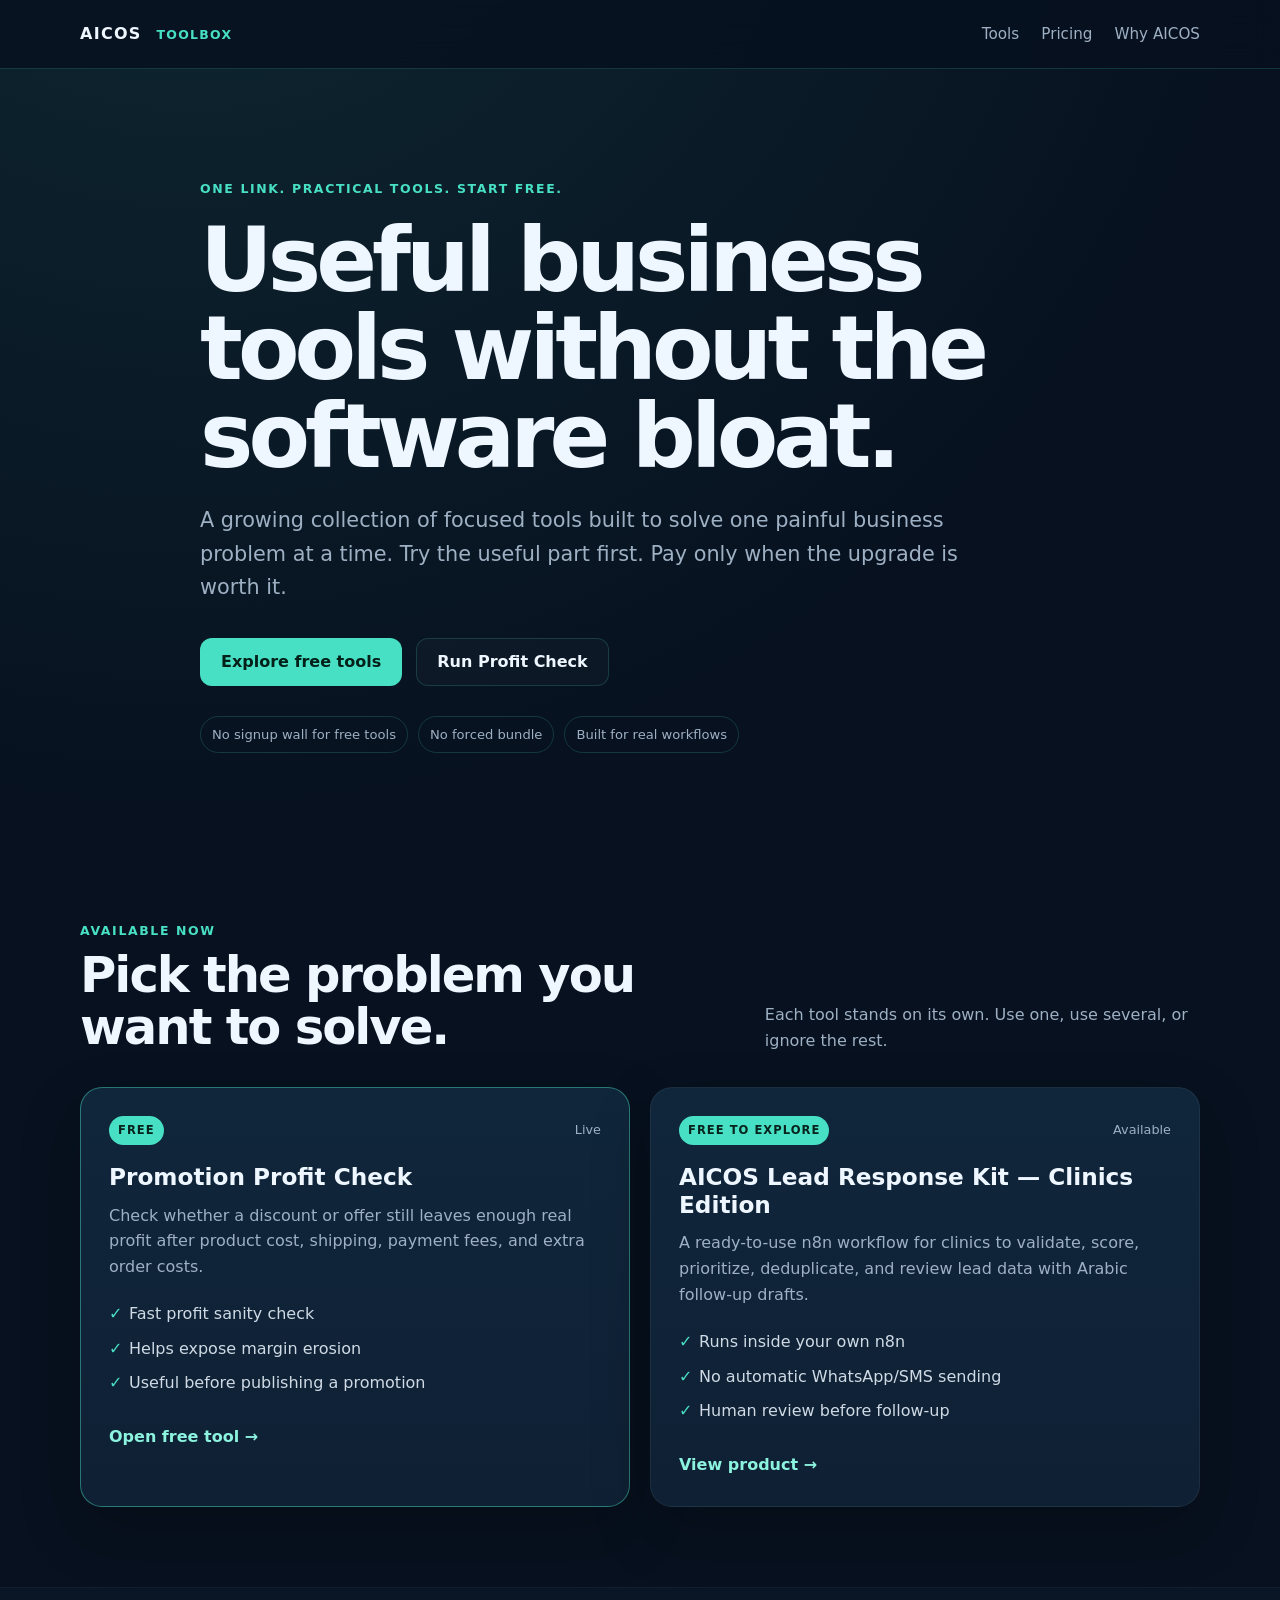
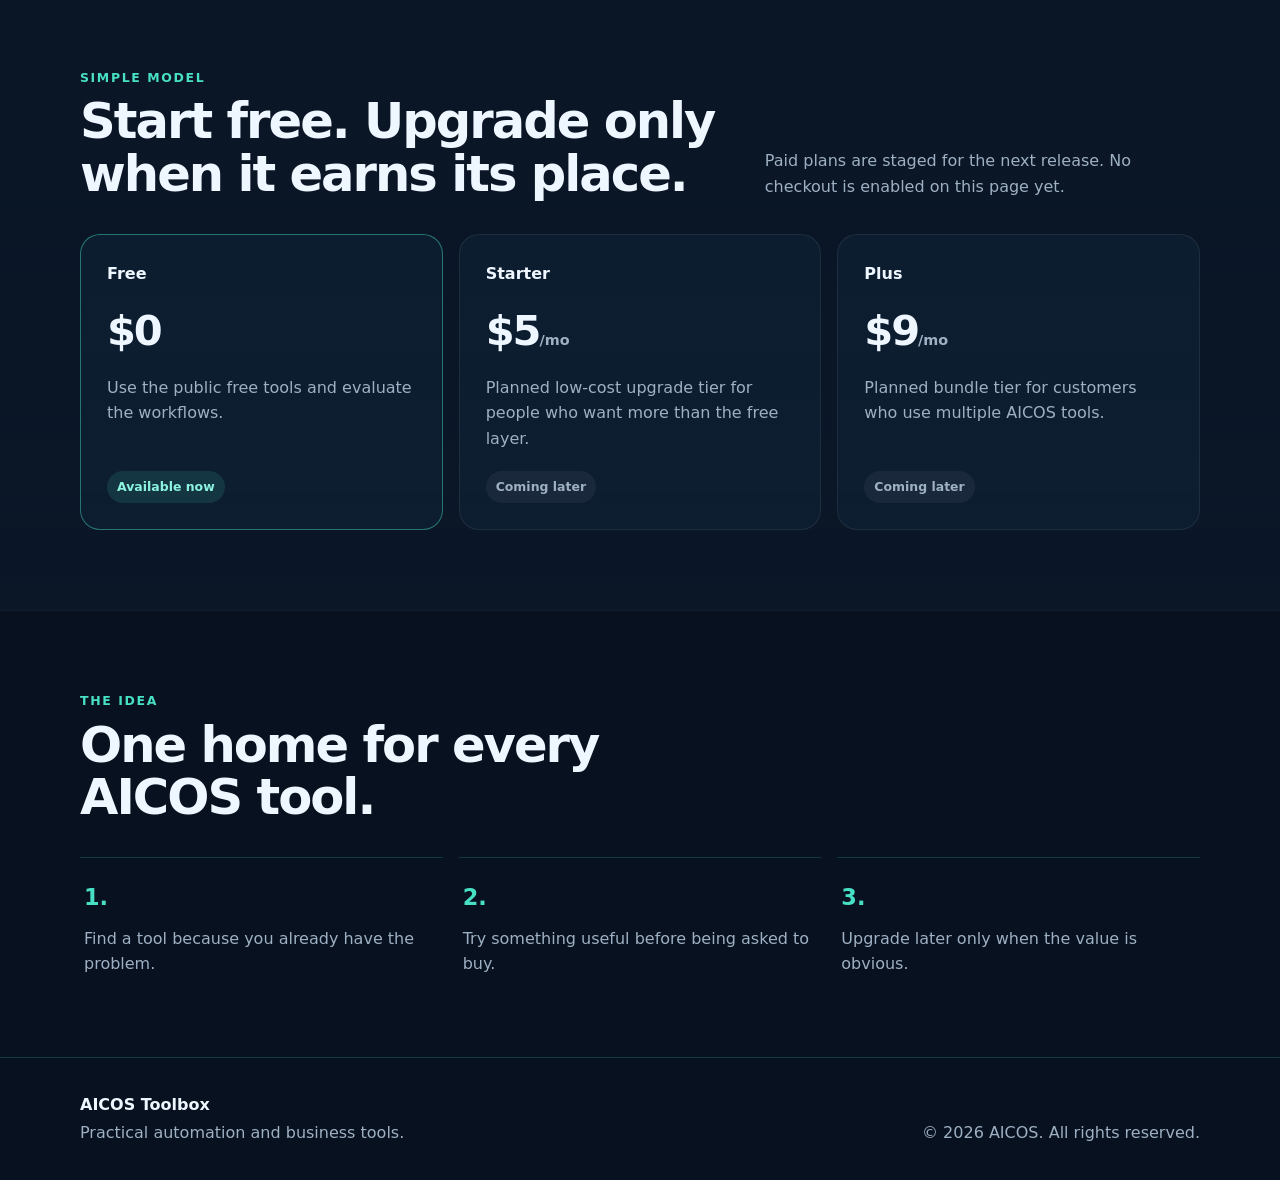
<file: index.html>
<!DOCTYPE html>
<html lang="en">
<head>
  <meta charset="UTF-8">
  <meta name="viewport" content="width=device-width, initial-scale=1.0">
  <title>AICOS Toolbox — Practical Business Tools</title>
  <meta name="description" content="AICOS Toolbox brings practical business tools into one place. Start free, use what helps, and upgrade only when you need more.">
  <link rel="icon" type="image/png" href="favicon.png">
  <link rel="stylesheet" href="style.css">
</head>
<body>
  <header class="site-header">
    <div class="container header-inner">
      <a class="logo" href="#top">AICOS <span>TOOLBOX</span></a>
      <nav class="nav">
        <a href="#tools">Tools</a>
        <a href="#pricing">Pricing</a>
        <a href="#why">Why AICOS</a>
      </nav>
    </div>
  </header>

  <main id="top">
    <section class="hero">
      <div class="container hero-inner">
        <div class="eyebrow">ONE LINK. PRACTICAL TOOLS. START FREE.</div>
        <h1>Useful business tools without the software bloat.</h1>
        <p class="lead">A growing collection of focused tools built to solve one painful business problem at a time. Try the useful part first. Pay only when the upgrade is worth it.</p>
        <div class="hero-actions">
          <a class="btn btn-primary" href="#tools">Explore free tools</a>
          <a class="btn btn-secondary" href="profit-check.html">Run Profit Check</a>
        </div>
        <div class="trust-row">
          <span>No signup wall for free tools</span>
          <span>No forced bundle</span>
          <span>Built for real workflows</span>
        </div>
      </div>
    </section>

    <section id="tools" class="section">
      <div class="container">
        <div class="section-heading">
          <div>
            <p class="kicker">AVAILABLE NOW</p>
            <h2>Pick the problem you want to solve.</h2>
          </div>
          <p>Each tool stands on its own. Use one, use several, or ignore the rest.</p>
        </div>

        <div class="tool-grid">
          <article class="tool-card featured">
            <div class="card-topline"><span class="badge">FREE</span><span class="status">Live</span></div>
            <h3>Promotion Profit Check</h3>
            <p>Check whether a discount or offer still leaves enough real profit after product cost, shipping, payment fees, and extra order costs.</p>
            <ul>
              <li>Fast profit sanity check</li>
              <li>Helps expose margin erosion</li>
              <li>Useful before publishing a promotion</li>
            </ul>
            <a class="card-cta" href="profit-check.html">Open free tool →</a>
          </article>

          <article class="tool-card">
            <div class="card-topline"><span class="badge">FREE TO EXPLORE</span><span class="status">Available</span></div>
            <h3>AICOS Lead Response Kit — Clinics Edition</h3>
            <p>A ready-to-use n8n workflow for clinics to validate, score, prioritize, deduplicate, and review lead data with Arabic follow-up drafts.</p>
            <ul>
              <li>Runs inside your own n8n</li>
              <li>No automatic WhatsApp/SMS sending</li>
              <li>Human review before follow-up</li>
            </ul>
            <a class="card-cta" href="https://github.com/trtalotaibi-boop/AICOS-Lead-Response-Kit" rel="noopener">View product →</a>
          </article>
        </div>
      </div>
    </section>

    <section id="pricing" class="section section-alt">
      <div class="container">
        <div class="section-heading">
          <div>
            <p class="kicker">SIMPLE MODEL</p>
            <h2>Start free. Upgrade only when it earns its place.</h2>
          </div>
          <p>Paid plans are staged for the next release. No checkout is enabled on this page yet.</p>
        </div>

        <div class="pricing-grid">
          <article class="price-card active">
            <p class="plan">Free</p>
            <div class="price">$0</div>
            <p>Use the public free tools and evaluate the workflows.</p>
            <span class="pill">Available now</span>
          </article>
          <article class="price-card">
            <p class="plan">Starter</p>
            <div class="price">$5<span>/mo</span></div>
            <p>Planned low-cost upgrade tier for people who want more than the free layer.</p>
            <span class="pill muted">Coming later</span>
          </article>
          <article class="price-card">
            <p class="plan">Plus</p>
            <div class="price">$9<span>/mo</span></div>
            <p>Planned bundle tier for customers who use multiple AICOS tools.</p>
            <span class="pill muted">Coming later</span>
          </article>
        </div>
      </div>
    </section>

    <section id="why" class="section">
      <div class="container">
        <div class="section-heading">
          <div>
            <p class="kicker">THE IDEA</p>
            <h2>One home for every AICOS tool.</h2>
          </div>
        </div>
        <div class="why-grid">
          <div><strong>1.</strong><p>Find a tool because you already have the problem.</p></div>
          <div><strong>2.</strong><p>Try something useful before being asked to buy.</p></div>
          <div><strong>3.</strong><p>Upgrade later only when the value is obvious.</p></div>
        </div>
      </div>
    </section>
  </main>

  <footer class="site-footer">
    <div class="container footer-inner">
      <div><strong>AICOS Toolbox</strong><p>Practical automation and business tools.</p></div>
      <p>© 2026 AICOS. All rights reserved.</p>
    </div>
  </footer>
</body>
</html>
</file>
<file: style.css>
:root {
  --bg: #07111f;
  --bg-alt: #0b1728;
  --card: #0f2034;
  --card-2: #10263b;
  --text: #eef6ff;
  --muted: #9eb0c3;
  --accent: #48e0c4;
  --accent-2: #8cf3df;
  --border: rgba(72, 224, 196, .18);
  --shadow: 0 24px 60px rgba(0,0,0,.24);
}

* { box-sizing: border-box; margin: 0; padding: 0; }
html { scroll-behavior: smooth; }
body {
  font-family: Inter, ui-sans-serif, system-ui, -apple-system, BlinkMacSystemFont, "Segoe UI", sans-serif;
  background: radial-gradient(circle at 15% -10%, rgba(72,224,196,.12), transparent 34%), var(--bg);
  color: var(--text);
  line-height: 1.6;
}
a { color: inherit; }
.container { width: min(1120px, calc(100% - 36px)); margin: 0 auto; }

.site-header {
  position: sticky;
  top: 0;
  z-index: 10;
  backdrop-filter: blur(14px);
  background: rgba(7,17,31,.82);
  border-bottom: 1px solid var(--border);
}
.header-inner { min-height: 68px; display: flex; align-items: center; justify-content: space-between; gap: 24px; }
.logo { text-decoration: none; font-weight: 900; letter-spacing: .08em; }
.logo span { color: var(--accent); font-size: .78em; margin-left: 8px; }
.nav { display: flex; gap: 22px; }
.nav a { text-decoration: none; color: var(--muted); font-size: .95rem; }
.nav a:hover { color: var(--text); }

.hero { padding: 110px 0 88px; }
.hero-inner { max-width: 880px; }
.eyebrow, .kicker { color: var(--accent); font-weight: 800; letter-spacing: .13em; font-size: .78rem; }
.hero h1 { font-size: clamp(2.8rem, 7vw, 5.7rem); line-height: .98; letter-spacing: -.055em; margin: 18px 0 24px; }
.lead { max-width: 760px; color: var(--muted); font-size: clamp(1.05rem, 2vw, 1.3rem); }
.hero-actions { display: flex; gap: 14px; flex-wrap: wrap; margin-top: 34px; }
.btn { display: inline-flex; align-items: center; justify-content: center; min-height: 48px; padding: 0 20px; border-radius: 12px; text-decoration: none; font-weight: 800; border: 1px solid transparent; }
.btn-primary { background: var(--accent); color: #032019; }
.btn-primary:hover { background: var(--accent-2); }
.btn-secondary { border-color: var(--border); background: rgba(255,255,255,.025); }
.btn-secondary:hover { border-color: rgba(72,224,196,.42); }
.trust-row { display: flex; gap: 10px; flex-wrap: wrap; margin-top: 30px; }
.trust-row span { color: var(--muted); border: 1px solid var(--border); padding: 7px 11px; border-radius: 999px; font-size: .82rem; }

.section { padding: 80px 0; }
.section-alt { background: linear-gradient(180deg, rgba(11,23,40,.7), rgba(11,23,40,.96)); border-block: 1px solid rgba(255,255,255,.03); }
.section-heading { display: grid; grid-template-columns: 1.5fr 1fr; gap: 32px; align-items: end; margin-bottom: 34px; }
.section-heading h2 { font-size: clamp(2rem, 4vw, 3.1rem); line-height: 1.05; letter-spacing: -.04em; margin-top: 8px; }
.section-heading > p { color: var(--muted); }

.tool-grid { display: grid; grid-template-columns: repeat(2, minmax(0, 1fr)); gap: 20px; }
.tool-card { position: relative; background: linear-gradient(180deg, var(--card-2), var(--card)); border: 1px solid rgba(255,255,255,.06); border-radius: 22px; padding: 28px; box-shadow: var(--shadow); }
.tool-card.featured { border-color: rgba(72,224,196,.45); }
.tool-card h3 { font-size: 1.45rem; line-height: 1.2; margin: 18px 0 12px; }
.tool-card > p { color: var(--muted); }
.tool-card ul { margin: 22px 0 28px; list-style: none; display: grid; gap: 9px; }
.tool-card li { color: #cfdae5; padding-left: 20px; position: relative; }
.tool-card li::before { content: "✓"; color: var(--accent); position: absolute; left: 0; font-weight: 900; }
.card-topline { display: flex; align-items: center; justify-content: space-between; gap: 12px; }
.badge { font-size: .72rem; font-weight: 900; letter-spacing: .09em; color: #06231d; background: var(--accent); padding: 5px 9px; border-radius: 999px; }
.status { color: var(--muted); font-size: .8rem; }
.card-cta { display: inline-flex; text-decoration: none; color: var(--accent-2); font-weight: 900; }
.card-cta:hover { transform: translateX(3px); }

.pricing-grid { display: grid; grid-template-columns: repeat(3, minmax(0, 1fr)); gap: 16px; }
.price-card { border: 1px solid rgba(255,255,255,.07); border-radius: 20px; background: rgba(15,32,52,.78); padding: 26px; }
.price-card.active { border-color: rgba(72,224,196,.45); }
.plan { font-weight: 900; }
.price { font-size: 2.6rem; font-weight: 900; letter-spacing: -.05em; margin: 12px 0 10px; }
.price span { font-size: .9rem; color: var(--muted); letter-spacing: 0; }
.price-card > p:nth-of-type(2) { color: var(--muted); min-height: 78px; }
.pill { display: inline-flex; margin-top: 18px; border-radius: 999px; background: rgba(72,224,196,.12); color: var(--accent-2); padding: 6px 10px; font-size: .78rem; font-weight: 800; }
.pill.muted { background: rgba(255,255,255,.05); color: var(--muted); }

.why-grid { display: grid; grid-template-columns: repeat(3, minmax(0, 1fr)); gap: 16px; }
.why-grid > div { border-top: 1px solid var(--border); padding: 22px 4px 0; }
.why-grid strong { color: var(--accent); font-size: 1.4rem; }
.why-grid p { color: var(--muted); margin-top: 10px; }

.site-footer { border-top: 1px solid var(--border); padding: 34px 0; color: var(--muted); }
.footer-inner { display: flex; justify-content: space-between; gap: 22px; align-items: flex-end; }
.footer-inner strong { color: var(--text); }
.footer-inner div p { margin-top: 3px; }

@media (max-width: 800px) {
  .section-heading, .tool-grid, .pricing-grid, .why-grid { grid-template-columns: 1fr; }
  .hero { padding-top: 82px; }
  .nav { display: none; }
  .price-card > p:nth-of-type(2) { min-height: 0; }
  .footer-inner { flex-direction: column; align-items: flex-start; }
}

@media (max-width: 480px) {
  .container { width: min(100% - 24px, 1120px); }
  .hero h1 { font-size: 2.55rem; }
  .section { padding: 62px 0; }
  .tool-card, .price-card { padding: 22px; border-radius: 18px; }
}
</file>
